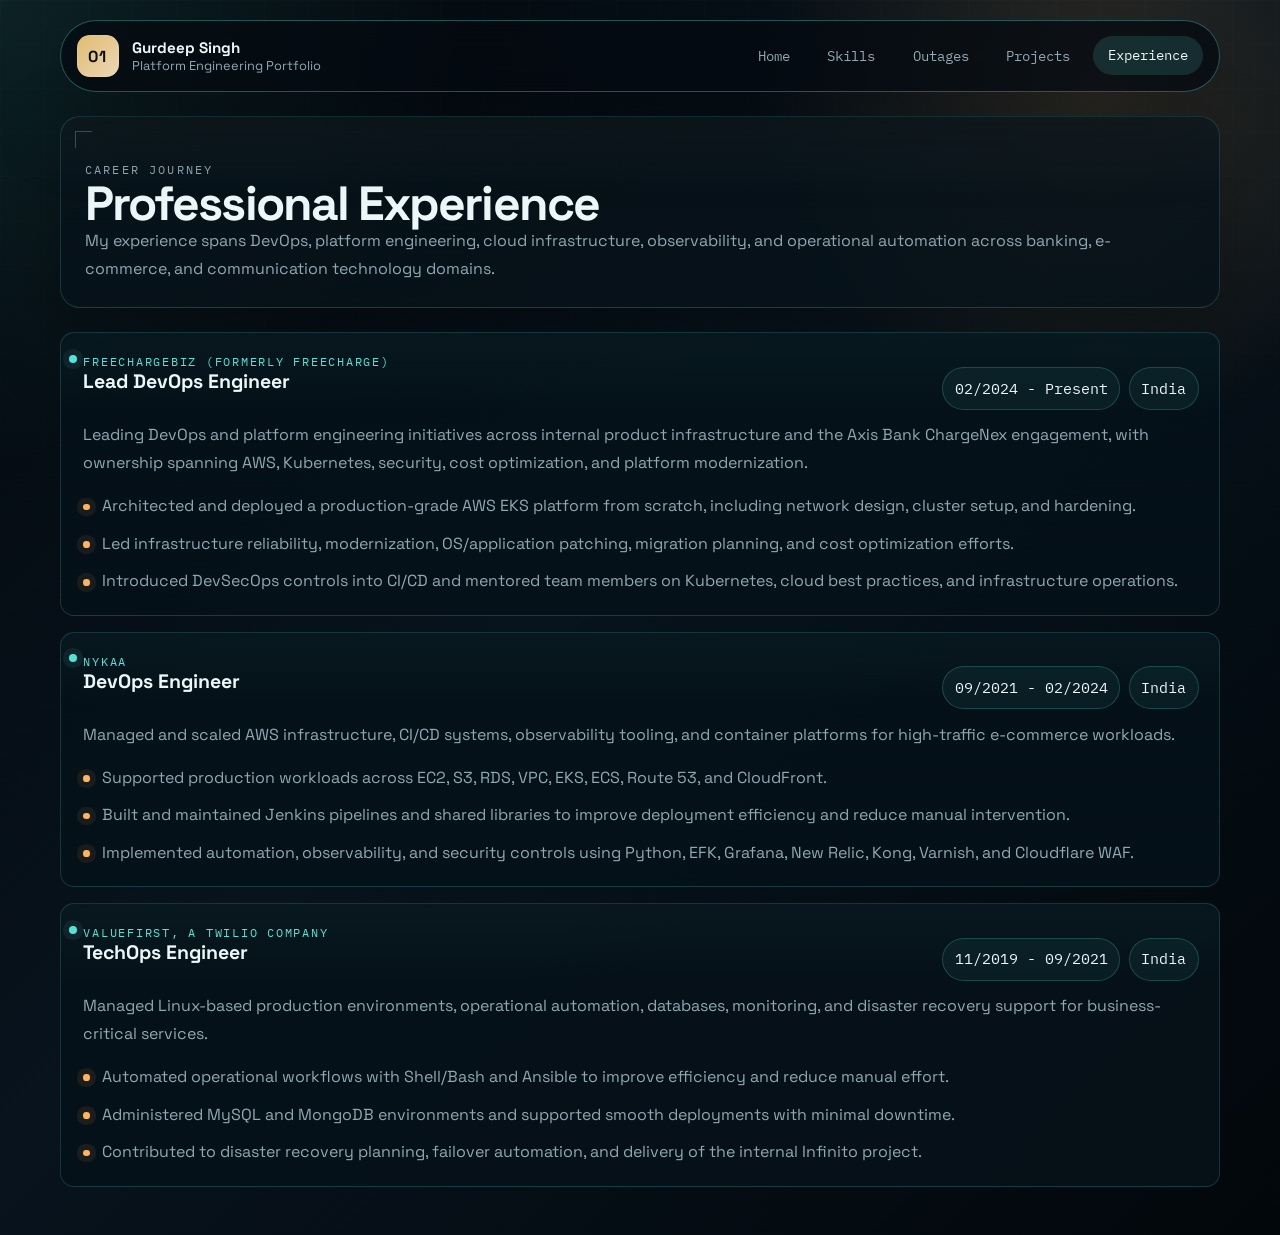
<file: experience/index.html>
<!DOCTYPE html>
<html lang="en">
  <head>
    <meta charset="UTF-8" />
    <meta name="viewport" content="width=device-width, initial-scale=1.0" />
    <title>Experience | DevOps Portfolio</title>
    <meta
      name="description"
      content="Work experience for a DevOps and Platform Engineer."
    />
    <link rel="stylesheet" href="/assets/css/site.css" />
    <script src="/assets/js/site.js" defer></script>
  </head>
  <body data-page="experience">
    <div class="site-shell">
      <header class="site-header">
        <a class="brand" href="/">
          <span class="brand-mark">01</span>
          <div>
            <p class="brand-label js-site-name">Your Name</p>
            <p class="brand-subtitle">Platform Engineering Portfolio</p>
          </div>
        </a>
        <nav class="site-nav" aria-label="Primary">
          <a class="nav-link" data-nav="home" href="/">Home</a>
          <a class="nav-link" data-nav="skills" href="/skills/">Skills</a>
          <a class="nav-link" data-nav="outages" href="/outages/">Outages</a>
          <a class="nav-link" data-nav="projects" href="/projects/">Projects</a>
          <a class="nav-link" data-nav="experience" href="/experience/">Experience</a>
        </nav>
      </header>

      <main class="page">
        <section class="page-intro panel">
          <p class="eyebrow">Career Journey</p>
          <h1>Professional Experience</h1>
          <p id="experience-intro">
            Add your experience summary in the portfolio content file.
          </p>
        </section>

        <section class="timeline" id="experience-list" aria-live="polite"></section>
      </main>

      <footer class="site-footer"></footer>
    </div>
  </body>
</html>
</file>
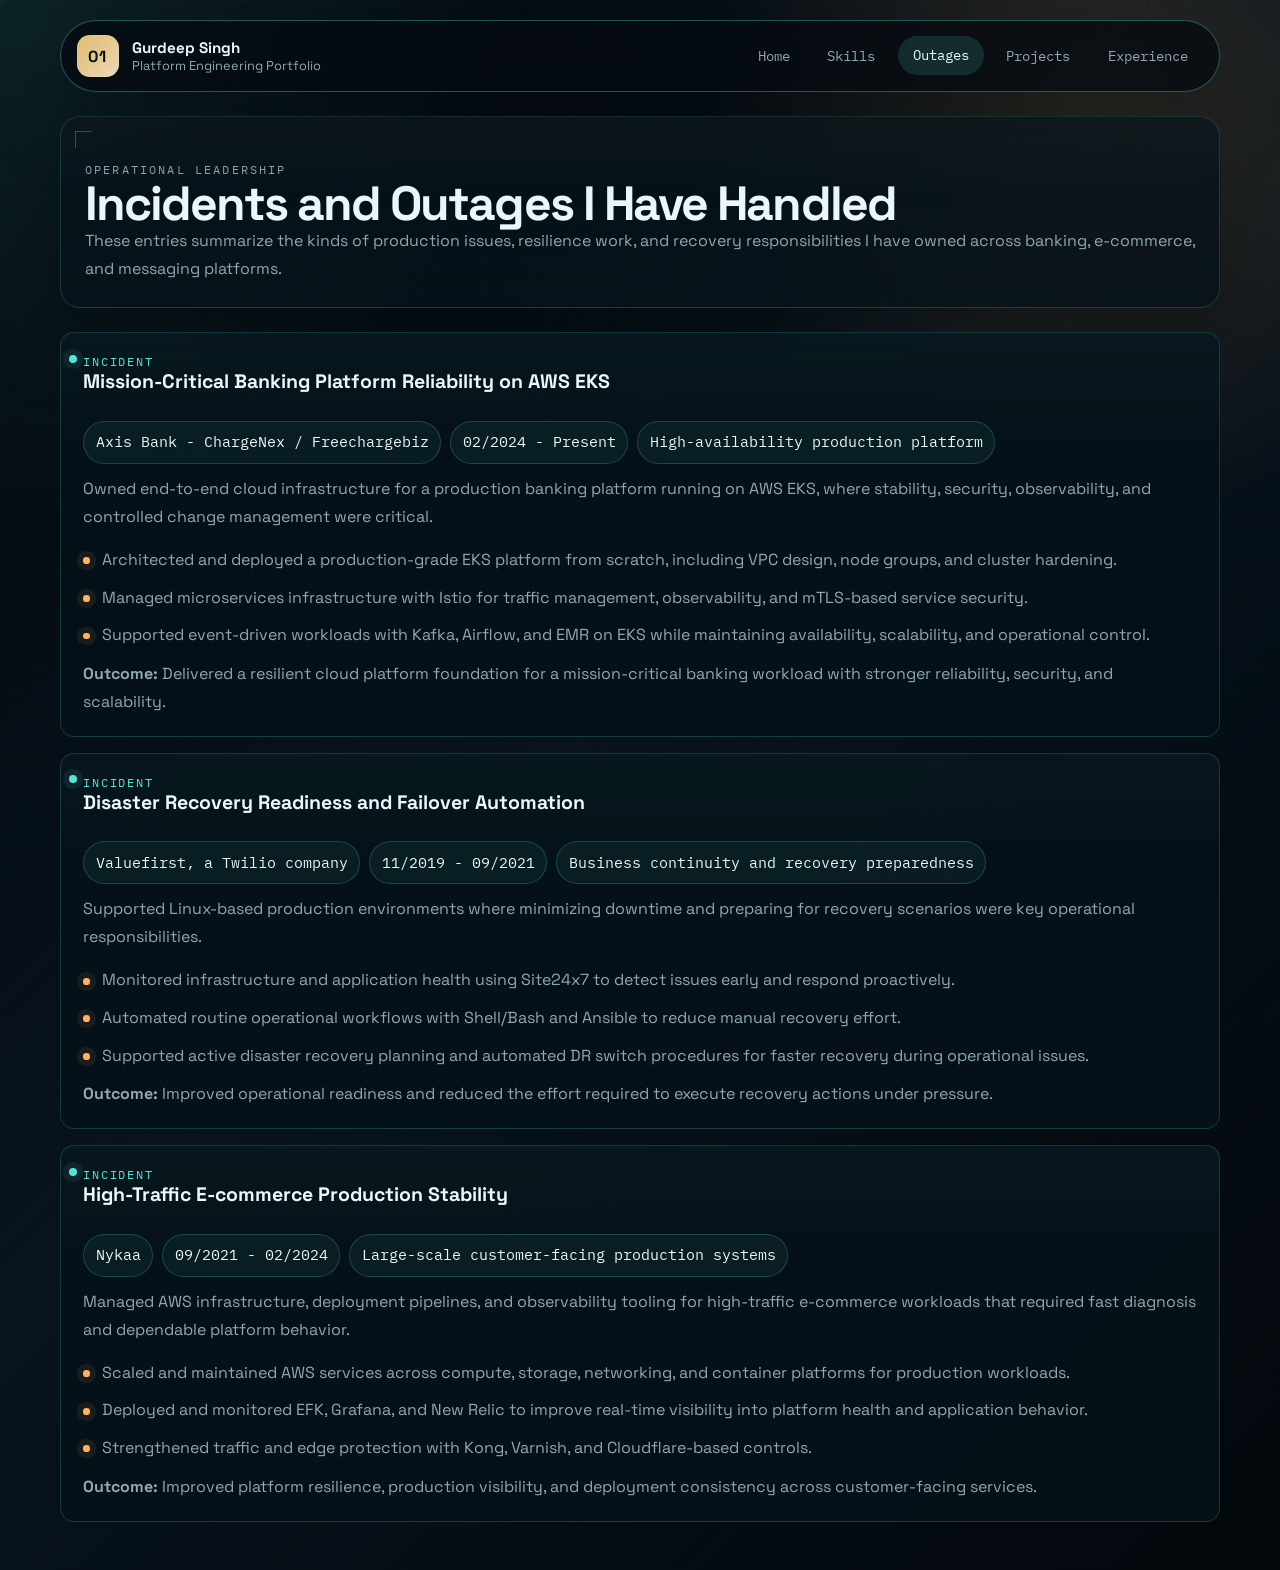
<file: outages/index.html>
<!DOCTYPE html>
<html lang="en">
  <head>
    <meta charset="UTF-8" />
    <meta name="viewport" content="width=device-width, initial-scale=1.0" />
    <title>Incidents and Outages | DevOps Portfolio</title>
    <meta
      name="description"
      content="Incident response and outage handling experience for a DevOps and Platform Engineer."
    />
    <link rel="stylesheet" href="/assets/css/site.css" />
    <script src="/assets/js/site.js" defer></script>
  </head>
  <body data-page="outages">
    <div class="site-shell">
      <header class="site-header">
        <a class="brand" href="/">
          <span class="brand-mark">01</span>
          <div>
            <p class="brand-label js-site-name">Your Name</p>
            <p class="brand-subtitle">Platform Engineering Portfolio</p>
          </div>
        </a>
        <nav class="site-nav" aria-label="Primary">
          <a class="nav-link" data-nav="home" href="/">Home</a>
          <a class="nav-link" data-nav="skills" href="/skills/">Skills</a>
          <a class="nav-link" data-nav="outages" href="/outages/">Outages</a>
          <a class="nav-link" data-nav="projects" href="/projects/">Projects</a>
          <a class="nav-link" data-nav="experience" href="/experience/">Experience</a>
        </nav>
      </header>

      <main class="page">
        <section class="page-intro panel">
          <p class="eyebrow">Operational Leadership</p>
          <h1>Incidents and Outages I Have Handled</h1>
          <p id="outages-intro">
            Add your outage and issue handling summary in the portfolio content file.
          </p>
        </section>

        <section class="timeline" id="outages-list" aria-live="polite"></section>
      </main>

      <footer class="site-footer"></footer>
    </div>
  </body>
</html>
</file>
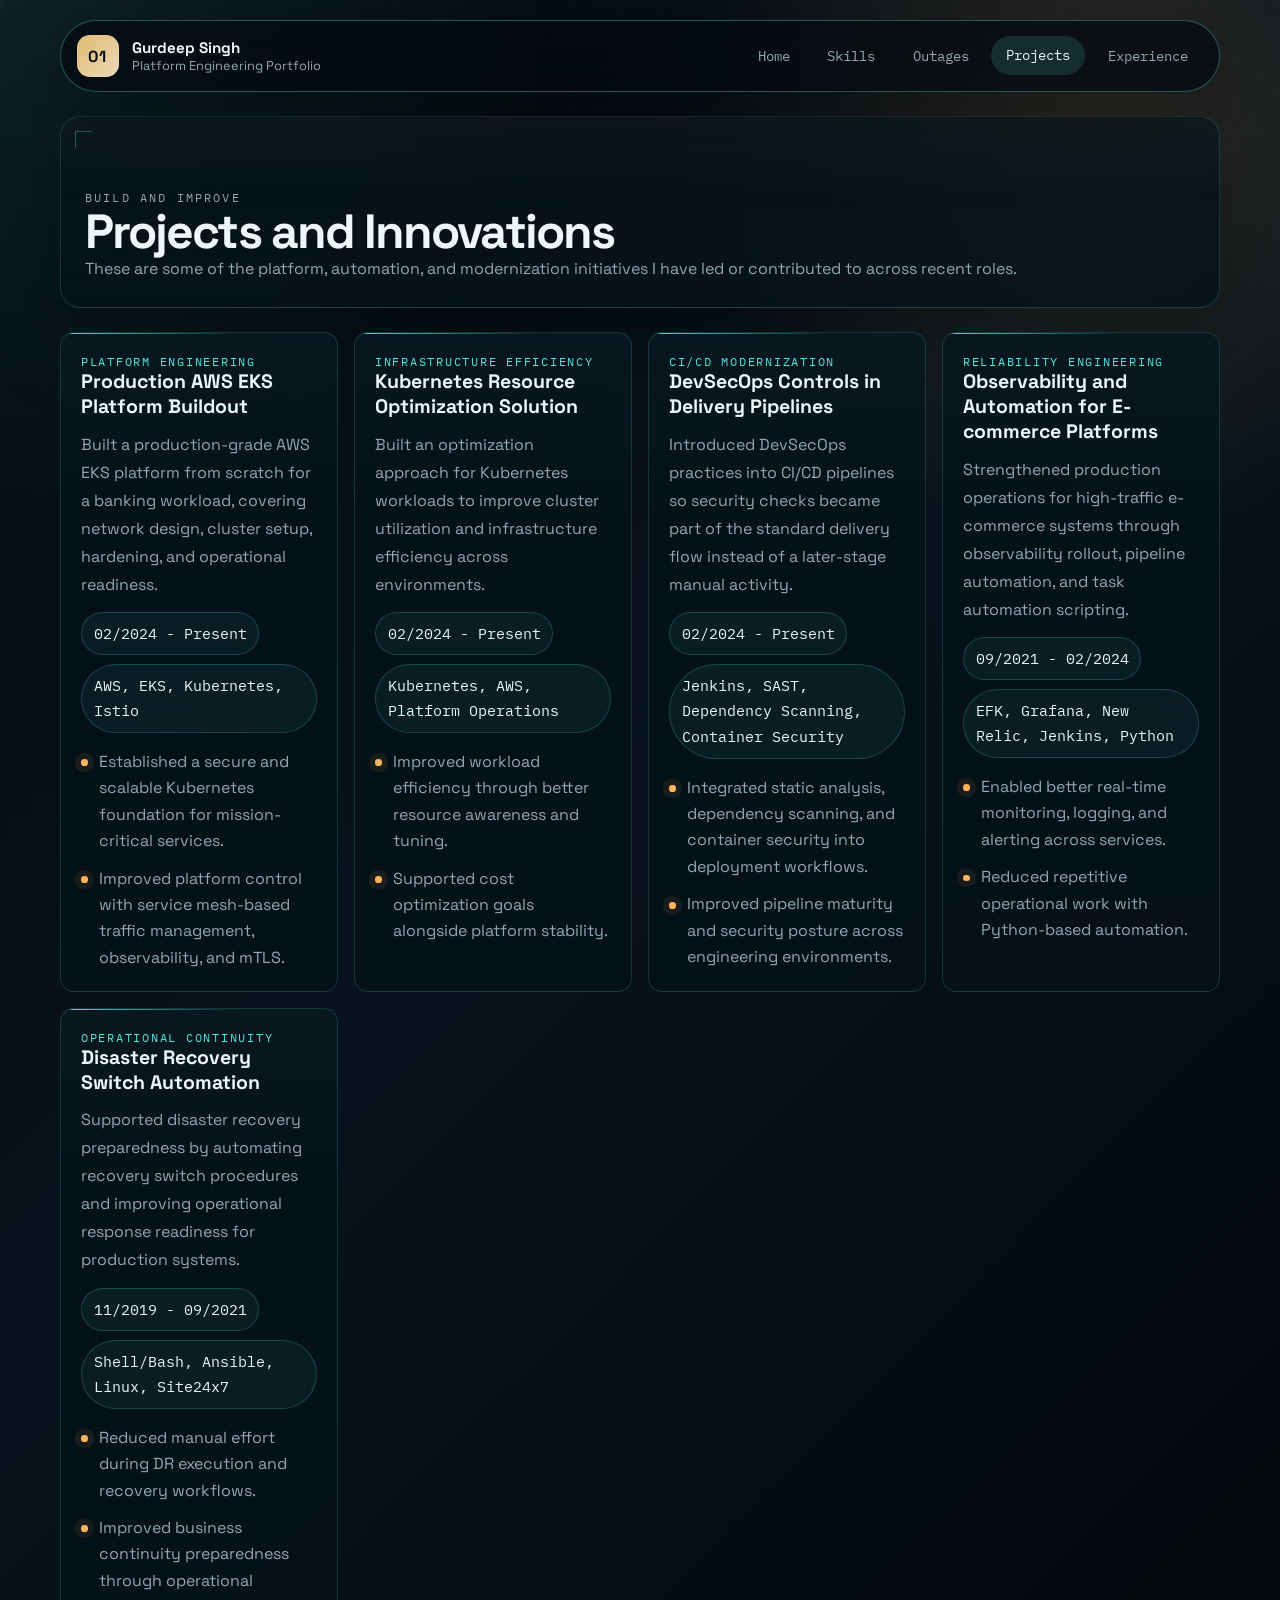
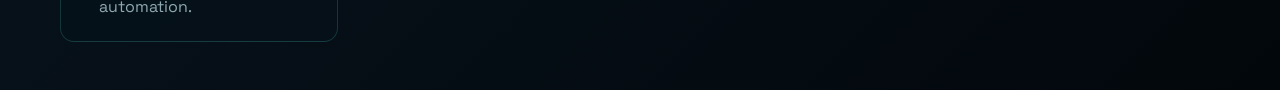
<file: projects/index.html>
<!DOCTYPE html>
<html lang="en">
  <head>
    <meta charset="UTF-8" />
    <meta name="viewport" content="width=device-width, initial-scale=1.0" />
    <title>Projects and Innovations | DevOps Portfolio</title>
    <meta
      name="description"
      content="Projects and platform innovations for a DevOps and Platform Engineer."
    />
    <link rel="stylesheet" href="/assets/css/site.css" />
    <script src="/assets/js/site.js" defer></script>
  </head>
  <body data-page="projects">
    <div class="site-shell">
      <header class="site-header">
        <a class="brand" href="/">
          <span class="brand-mark">01</span>
          <div>
            <p class="brand-label js-site-name">Your Name</p>
            <p class="brand-subtitle">Platform Engineering Portfolio</p>
          </div>
        </a>
        <nav class="site-nav" aria-label="Primary">
          <a class="nav-link" data-nav="home" href="/">Home</a>
          <a class="nav-link" data-nav="skills" href="/skills/">Skills</a>
          <a class="nav-link" data-nav="outages" href="/outages/">Outages</a>
          <a class="nav-link" data-nav="projects" href="/projects/">Projects</a>
          <a class="nav-link" data-nav="experience" href="/experience/">Experience</a>
        </nav>
      </header>

      <main class="page">
        <section class="page-intro panel">
          <p class="eyebrow">Build and Improve</p>
          <h1>Projects and Innovations</h1>
          <p id="projects-intro">
            Add your projects and platform innovations summary in the portfolio content file.
          </p>
        </section>

        <section class="cards-grid" id="projects-grid" aria-live="polite"></section>
      </main>

      <footer class="site-footer"></footer>
    </div>
  </body>
</html>
</file>
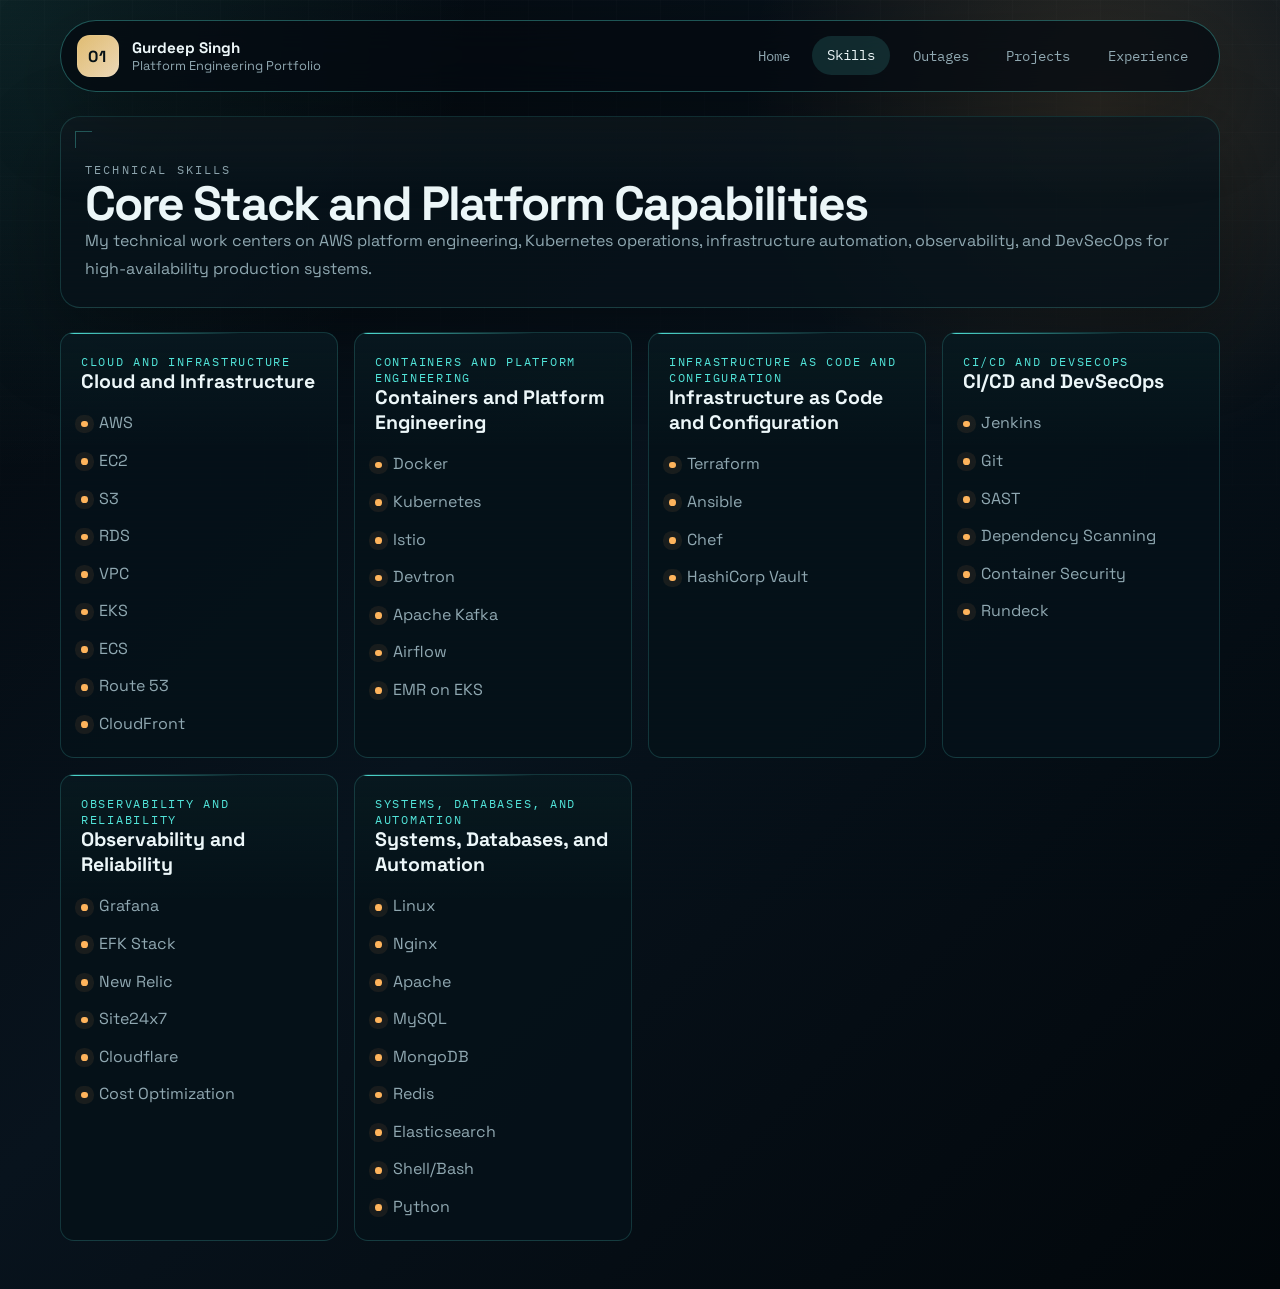
<file: skills/index.html>
<!DOCTYPE html>
<html lang="en">
  <head>
    <meta charset="UTF-8" />
    <meta name="viewport" content="width=device-width, initial-scale=1.0" />
    <title>Technical Skills | DevOps Portfolio</title>
    <meta
      name="description"
      content="Technical skills for a DevOps and Platform Engineer."
    />
    <link rel="stylesheet" href="/assets/css/site.css" />
    <script src="/assets/js/site.js" defer></script>
  </head>
  <body data-page="skills">
    <div class="site-shell">
      <header class="site-header">
        <a class="brand" href="/">
          <span class="brand-mark">01</span>
          <div>
            <p class="brand-label js-site-name">Your Name</p>
            <p class="brand-subtitle">Platform Engineering Portfolio</p>
          </div>
        </a>
        <nav class="site-nav" aria-label="Primary">
          <a class="nav-link" data-nav="home" href="/">Home</a>
          <a class="nav-link" data-nav="skills" href="/skills/">Skills</a>
          <a class="nav-link" data-nav="outages" href="/outages/">Outages</a>
          <a class="nav-link" data-nav="projects" href="/projects/">Projects</a>
          <a class="nav-link" data-nav="experience" href="/experience/">Experience</a>
        </nav>
      </header>

      <main class="page">
        <section class="page-intro panel">
          <p class="eyebrow">Technical Skills</p>
          <h1>Core Stack and Platform Capabilities</h1>
          <p id="skills-intro">
            Add your skills summary in the portfolio content file.
          </p>
        </section>

        <section class="cards-grid" id="skills-grid" aria-live="polite"></section>
      </main>

      <footer class="site-footer"></footer>
    </div>
  </body>
</html>
</file>
<file: assets/css/site.css>
@import url("https://fonts.googleapis.com/css2?family=IBM+Plex+Mono:wght@400;500;600&family=Space+Grotesk:wght@400;500;700&display=swap");

:root {
  --bg: #060c11;
  --bg-soft: rgba(10, 18, 26, 0.9);
  --panel: rgba(8, 18, 26, 0.84);
  --panel-strong: rgba(8, 20, 30, 0.96);
  --border: rgba(82, 228, 217, 0.18);
  --border-strong: rgba(82, 228, 217, 0.34);
  --text: #edf7f9;
  --muted: #90a8b1;
  --accent: #ffb45c;
  --accent-soft: rgba(255, 180, 92, 0.12);
  --accent-cool: #52e4d9;
  --shadow: 0 28px 80px rgba(0, 0, 0, 0.34);
  --radius-lg: 20px;
  --radius-md: 14px;
  --radius-sm: 10px;
  --container: min(1160px, calc(100vw - 2rem));
}

* {
  box-sizing: border-box;
}

html {
  scroll-behavior: smooth;
}

body {
  margin: 0;
  min-height: 100vh;
  font-family: "Space Grotesk", "Avenir Next", "Segoe UI", sans-serif;
  color: var(--text);
  background:
    radial-gradient(circle at top left, rgba(82, 228, 217, 0.12), transparent 26%),
    radial-gradient(circle at 86% 8%, rgba(255, 180, 92, 0.16), transparent 22%),
    linear-gradient(135deg, #04080d 0%, #08131d 46%, #02070b 100%);
}

body::before {
  content: "";
  position: fixed;
  inset: 0;
  background-image:
    linear-gradient(rgba(255, 255, 255, 0.03) 1px, transparent 1px),
    linear-gradient(90deg, rgba(255, 255, 255, 0.03) 1px, transparent 1px);
  background-size: 44px 44px;
  animation: gridDrift 22s linear infinite;
  mask-image: linear-gradient(to bottom, rgba(0, 0, 0, 0.45), transparent 92%);
  pointer-events: none;
}

body::after {
  content: "";
  position: fixed;
  inset: 0;
  background: linear-gradient(
    to bottom,
    transparent 0,
    rgba(82, 228, 217, 0.02) 48%,
    transparent 100%
  );
  background-size: 100% 6px;
  opacity: 0.28;
  animation: scanlineSweep 14s linear infinite;
  pointer-events: none;
}

a {
  color: inherit;
  text-decoration: none;
}

img {
  max-width: 100%;
}

code {
  font-family: "IBM Plex Mono", "SFMono-Regular", "Consolas", monospace;
  color: var(--accent-cool);
}

.site-shell {
  width: var(--container);
  margin: 0 auto;
  padding: 1.25rem 0 3rem;
  transition:
    opacity 640ms ease,
    transform 640ms ease,
    filter 640ms ease;
}

body[data-intro="active"] .site-shell {
  opacity: 0;
  transform: translateY(24px) scale(0.985);
  filter: blur(10px);
  pointer-events: none;
}

body[data-intro="done"] .site-shell {
  opacity: 1;
  transform: translateY(0) scale(1);
  filter: blur(0);
}

.welcome-screen {
  position: fixed;
  inset: 0;
  z-index: 30;
  display: grid;
  place-items: center;
  padding: 1.25rem;
  background:
    radial-gradient(circle at 50% 35%, rgba(82, 228, 217, 0.12), transparent 24%),
    linear-gradient(135deg, rgba(4, 8, 13, 0.98), rgba(5, 13, 20, 0.98));
  transition:
    opacity 720ms ease,
    visibility 720ms ease;
}

.welcome-screen::before,
.welcome-screen::after {
  content: "";
  position: absolute;
  inset: 0;
  pointer-events: none;
}

.welcome-screen::before {
  background-image:
    linear-gradient(rgba(255, 255, 255, 0.04) 1px, transparent 1px),
    linear-gradient(90deg, rgba(255, 255, 255, 0.04) 1px, transparent 1px);
  background-size: 40px 40px;
  animation: gridDrift 14s linear infinite;
  opacity: 0.34;
}

.welcome-screen::after {
  background: linear-gradient(
    180deg,
    transparent,
    rgba(82, 228, 217, 0.12),
    transparent
  );
  animation: consoleSweep 4.6s linear infinite;
  opacity: 0.6;
}

body[data-intro="done"] .welcome-screen,
body[data-intro="complete"] .welcome-screen {
  opacity: 0;
  visibility: hidden;
}

.welcome-shell {
  position: relative;
  z-index: 1;
  width: min(700px, 100%);
  padding: 2rem 1.5rem;
  border: 1px solid rgba(82, 228, 217, 0.2);
  border-radius: var(--radius-lg);
  background:
    linear-gradient(180deg, rgba(82, 228, 217, 0.05), transparent 34%),
    rgba(5, 14, 20, 0.88);
  box-shadow: 0 28px 80px rgba(0, 0, 0, 0.38);
  text-align: center;
}

.welcome-eyebrow {
  margin: 0 0 0.9rem;
  color: var(--accent-cool);
  text-transform: uppercase;
  letter-spacing: 0.22em;
  font-size: 0.8rem;
  font-family: "IBM Plex Mono", "SFMono-Regular", monospace;
}

.welcome-title {
  margin: 0;
  font-size: clamp(2.3rem, 6vw, 4.4rem);
  line-height: 0.98;
  letter-spacing: -0.05em;
}

.welcome-subtitle {
  max-width: 52ch;
  margin: 1rem auto 0;
  color: var(--muted);
  line-height: 1.8;
}

.welcome-progress {
  position: relative;
  overflow: hidden;
  width: min(320px, 100%);
  height: 0.7rem;
  margin: 1.75rem auto 0;
  border-radius: 999px;
  border: 1px solid rgba(82, 228, 217, 0.2);
  background: rgba(82, 228, 217, 0.06);
}

.welcome-progress-bar {
  position: relative;
  overflow: hidden;
  display: block;
  width: 100%;
  height: 100%;
  border-radius: inherit;
  background: linear-gradient(90deg, var(--accent-cool), var(--accent));
  transform-origin: left center;
  animation: introBarFill 2s cubic-bezier(0.22, 1, 0.36, 1) forwards;
}

.welcome-progress-bar::after {
  content: "";
  position: absolute;
  inset: 0 auto 0 0;
  width: 22%;
  background: linear-gradient(90deg, transparent, rgba(255, 255, 255, 0.48), transparent);
  animation: telemetrySweep 2.1s linear infinite;
}

.site-header,
.site-footer {
  display: flex;
  align-items: center;
  justify-content: space-between;
  gap: 1rem;
}

.site-header {
  position: sticky;
  top: 1rem;
  z-index: 10;
  padding: 0.9rem 1rem;
  margin-bottom: 1.5rem;
  border: 1px solid var(--border-strong);
  border-radius: 999px;
  background: rgba(4, 10, 16, 0.76);
  backdrop-filter: blur(18px);
  box-shadow: var(--shadow);
}

.brand {
  display: inline-flex;
  align-items: center;
  gap: 0.85rem;
}

.brand-mark {
  display: grid;
  place-items: center;
  width: 2.6rem;
  height: 2.6rem;
  border-radius: 0.8rem;
  background:
    linear-gradient(135deg, rgba(82, 228, 217, 0.18), rgba(82, 228, 217, 0.05)),
    linear-gradient(135deg, var(--accent) 0%, #f4d8b8 100%);
  color: #051015;
  font-weight: 700;
  letter-spacing: 0.08em;
  box-shadow: inset 0 0 0 1px rgba(255, 255, 255, 0.08);
  animation: brandPulse 4.8s ease-in-out infinite;
}

.brand-label,
.brand-subtitle {
  margin: 0;
}

.brand-label {
  font-size: 0.95rem;
  font-weight: 700;
}

.brand-subtitle {
  color: var(--muted);
  font-size: 0.8rem;
}

.site-nav {
  display: flex;
  flex-wrap: wrap;
  justify-content: flex-end;
  gap: 0.45rem;
}

.nav-link {
  padding: 0.65rem 0.95rem;
  border-radius: 999px;
  font-family: "IBM Plex Mono", "SFMono-Regular", monospace;
  font-size: 0.88rem;
  color: var(--muted);
  transition:
    color 180ms ease,
    background-color 180ms ease,
    transform 180ms ease;
}

.nav-link:hover,
.nav-link:focus-visible,
.nav-link[aria-current="page"] {
  color: var(--text);
  background: rgba(82, 228, 217, 0.14);
  transform: translateY(-1px);
  outline: none;
}

.page {
  display: grid;
  gap: 1.5rem;
}

.panel {
  position: relative;
  overflow: hidden;
  padding: 1.5rem;
  border: 1px solid var(--border);
  border-radius: var(--radius-lg);
  background:
    linear-gradient(180deg, rgba(255, 255, 255, 0.03), transparent 42%),
    var(--panel);
  box-shadow: var(--shadow);
}

.panel::before {
  content: "";
  position: absolute;
  top: 0.85rem;
  left: 0.85rem;
  width: 1rem;
  height: 1rem;
  border-top: 1px solid rgba(82, 228, 217, 0.34);
  border-left: 1px solid rgba(82, 228, 217, 0.34);
  pointer-events: none;
}

.panel::after {
  content: "";
  position: absolute;
  inset: auto -25% -55% auto;
  width: 15rem;
  height: 15rem;
  background: radial-gradient(circle, rgba(82, 228, 217, 0.14), transparent 70%);
  animation: ambientPulse 7s ease-in-out infinite alternate;
  pointer-events: none;
}

.hero {
  position: relative;
  isolation: isolate;
  display: grid;
  grid-template-columns: minmax(0, 1.8fr) minmax(280px, 0.95fr);
  gap: 1.5rem;
  align-items: stretch;
  min-height: 25rem;
}

.hero-webgl {
  position: absolute;
  inset: 0;
  z-index: 0;
  overflow: hidden;
  pointer-events: none;
  opacity: 0;
  background:
    radial-gradient(circle at 72% 42%, rgba(82, 228, 217, 0.14), transparent 26%),
    radial-gradient(circle at 84% 70%, rgba(255, 180, 92, 0.12), transparent 24%);
  transition: opacity 420ms ease;
  mask-image: linear-gradient(90deg, transparent 0, rgba(0, 0, 0, 0.2) 24%, #000 48%, #000 100%);
  -webkit-mask-image: linear-gradient(90deg, transparent 0, rgba(0, 0, 0, 0.2) 24%, #000 48%, #000 100%);
}

.hero-webgl canvas {
  display: block;
  width: 100%;
  height: 100%;
  opacity: 0.95;
  mix-blend-mode: screen;
}

body.has-hero-webgl .hero-webgl {
  opacity: 1;
}

.has-hero-webgl .hero-topology {
  opacity: 0.32;
}

.hero-copy,
.hero-panel {
  position: relative;
  z-index: 2;
}

.hero-topology {
  position: absolute;
  inset: 0;
  z-index: 0;
  overflow: hidden;
  pointer-events: none;
  opacity: 0.9;
}

.topology-ring,
.topology-trace,
.topology-node {
  position: absolute;
}

.topology-ring {
  border: 1px solid rgba(82, 228, 217, 0.16);
  border-radius: 50%;
}

.topology-ring-a {
  top: 1.8rem;
  right: 16rem;
  width: 18rem;
  height: 18rem;
  animation: ringRotate 18s linear infinite;
}

.topology-ring-b {
  right: 2.8rem;
  bottom: 2.1rem;
  width: 12rem;
  height: 12rem;
  border-style: dashed;
  animation: ringRotateReverse 14s linear infinite;
}

.topology-trace {
  height: 1px;
  background: linear-gradient(90deg, transparent, rgba(82, 228, 217, 0.45), transparent);
  transform-origin: left center;
  overflow: visible;
}

.topology-trace::after {
  content: "";
  position: absolute;
  top: -4px;
  left: 0;
  width: 0.58rem;
  height: 0.58rem;
  border-radius: 50%;
  background: var(--accent-cool);
  box-shadow: 0 0 14px rgba(82, 228, 217, 0.55);
  animation: packetTravel 3.6s linear infinite;
}

.trace-a {
  top: 24%;
  left: 44%;
  width: 24rem;
  transform: rotate(10deg);
}

.trace-a::after {
  animation-delay: 0.3s;
}

.trace-b {
  top: 53%;
  left: 47%;
  width: 16rem;
  transform: rotate(-28deg);
}

.trace-b::after {
  animation-delay: 1.1s;
}

.trace-c {
  top: 67%;
  left: 33%;
  width: 25rem;
  transform: rotate(5deg);
}

.trace-c::after {
  animation-delay: 1.9s;
}

.trace-d {
  top: 37%;
  left: 58%;
  width: 13rem;
  transform: rotate(66deg);
}

.trace-d::after {
  animation-delay: 2.4s;
}

.topology-node {
  width: 0.8rem;
  height: 0.8rem;
  border-radius: 50%;
  background: #06131b;
  border: 1px solid rgba(82, 228, 217, 0.5);
  box-shadow:
    0 0 0 0 rgba(82, 228, 217, 0.28),
    0 0 18px rgba(82, 228, 217, 0.24);
  animation: nodePulse 3.4s ease-in-out infinite;
}

.topology-node::after {
  content: "";
  position: absolute;
  inset: 0.14rem;
  border-radius: 50%;
  background: var(--accent-cool);
}

.node-a {
  top: calc(24% - 0.35rem);
  left: calc(44% - 0.3rem);
}

.node-b {
  top: calc(28% - 0.4rem);
  right: 12rem;
  animation-delay: 0.6s;
}

.node-c {
  top: calc(54% - 0.35rem);
  right: 11rem;
  animation-delay: 1.2s;
}

.node-d {
  bottom: 5.7rem;
  left: 34%;
  animation-delay: 1.8s;
}

.node-e {
  bottom: 4rem;
  right: 5rem;
  animation-delay: 2.2s;
}

.eyebrow {
  margin: 0 0 0.75rem;
  text-transform: uppercase;
  letter-spacing: 0.18em;
  font-size: 0.75rem;
  font-family: "IBM Plex Mono", "SFMono-Regular", monospace;
  color: var(--accent-cool);
}

.hero-title,
.page-intro h1,
.section-heading h2 {
  margin: 0;
  font-family: "Space Grotesk", "Avenir Next", sans-serif;
  font-weight: 700;
  line-height: 0.98;
  letter-spacing: -0.04em;
}

.hero-title {
  font-size: clamp(2.7rem, 7vw, 5.3rem);
  max-width: 12ch;
  text-shadow: 0 0 0 rgba(82, 228, 217, 0);
  animation: titleFlux 5.4s ease-in-out infinite;
}

.hero-role {
  margin: 0.75rem 0 1rem;
  color: var(--accent);
  font-size: clamp(1.15rem, 2.6vw, 1.6rem);
  font-family: "IBM Plex Mono", "SFMono-Regular", monospace;
}

.hero-summary,
.page-intro p,
.stacked-copy p,
.timeline-meta,
.body-copy,
.card-copy,
.site-footer p {
  margin: 0;
  color: var(--muted);
  line-height: 1.75;
}

.hero-summary {
  max-width: 62ch;
  font-size: 1.02rem;
}

.hero-copy {
  padding-right: min(10vw, 3rem);
}

.hero-copy > * {
  opacity: 0;
  animation: bootReveal 760ms cubic-bezier(0.22, 1, 0.36, 1) forwards;
}

.hero-copy > :nth-child(1) {
  animation-delay: 60ms;
}

.hero-copy > :nth-child(2) {
  animation-delay: 140ms;
}

.hero-copy > :nth-child(3) {
  animation-delay: 220ms;
}

.hero-copy > :nth-child(4) {
  animation-delay: 300ms;
}

.hero-copy > :nth-child(5) {
  animation-delay: 380ms;
}

.hero-copy > :nth-child(6) {
  animation-delay: 460ms;
}

.hero-tags {
  margin-top: 1.2rem;
}

.hero-actions {
  display: flex;
  flex-wrap: wrap;
  gap: 0.85rem;
  margin-top: 1.5rem;
}

.button {
  display: inline-flex;
  align-items: center;
  justify-content: center;
  padding: 0.9rem 1.2rem;
  border-radius: 999px;
  border: 1px solid transparent;
  font-weight: 600;
  transition:
    transform 180ms ease,
    box-shadow 180ms ease,
    border-color 180ms ease,
    background-color 180ms ease;
}

.button:hover,
.button:focus-visible {
  transform: translateY(-2px);
  outline: none;
}

.button-primary {
  background: linear-gradient(135deg, var(--accent) 0%, #ffd6a1 100%);
  color: #071114;
  box-shadow: 0 14px 30px rgba(255, 180, 92, 0.2);
  animation: buttonGlow 3.8s ease-in-out infinite;
}

.button-secondary {
  border-color: rgba(82, 228, 217, 0.28);
  background: rgba(82, 228, 217, 0.08);
}

.hero-panel {
  display: flex;
  flex-direction: column;
  justify-content: center;
  gap: 1rem;
  padding: 1.2rem;
  border-radius: var(--radius-md);
  background:
    linear-gradient(180deg, rgba(82, 228, 217, 0.04), transparent 30%),
    var(--panel-strong);
  border: 1px solid rgba(82, 228, 217, 0.2);
  opacity: 0;
  animation: bootReveal 820ms cubic-bezier(0.22, 1, 0.36, 1) 360ms forwards;
}

.panel-title,
.stat-label,
.timeline-label,
.chip-label {
  margin: 0;
  font-size: 0.78rem;
  text-transform: uppercase;
  letter-spacing: 0.14em;
  font-family: "IBM Plex Mono", "SFMono-Regular", monospace;
  color: var(--accent-cool);
}

.hero-panel-section {
  display: grid;
  gap: 0.85rem;
  padding: 1rem;
  border: 1px solid rgba(82, 228, 217, 0.12);
  border-radius: var(--radius-md);
  background: rgba(4, 11, 18, 0.46);
  backdrop-filter: blur(14px);
}

.contact-list,
.bullets,
.tags {
  display: flex;
  flex-wrap: wrap;
  gap: 0.75rem;
  margin: 0;
  padding: 0;
  list-style: none;
}

.contact-item,
.tag,
.meta-pill {
  border: 1px solid rgba(82, 228, 217, 0.22);
  border-radius: 999px;
  background: rgba(82, 228, 217, 0.06);
  color: var(--text);
  padding: 0.65rem 0.9rem;
  transition:
    transform 180ms ease,
    border-color 180ms ease,
    background-color 180ms ease,
    box-shadow 180ms ease;
}

.contact-item {
  width: fit-content;
}

.contact-item:hover,
.tag:hover,
.meta-pill:hover {
  transform: translateY(-2px);
  border-color: rgba(82, 228, 217, 0.4);
  background: rgba(82, 228, 217, 0.11);
  box-shadow: 0 10px 20px rgba(0, 0, 0, 0.18);
}

.section-heading {
  margin-bottom: 1rem;
}

.section-heading h2,
.page-intro h1 {
  font-size: clamp(2rem, 4vw, 3rem);
}

.stacked-copy {
  display: grid;
  gap: 1rem;
}

.about-panel {
  opacity: 0;
  animation: bootReveal 780ms cubic-bezier(0.22, 1, 0.36, 1) 220ms forwards;
}

.preview-grid,
.cards-grid {
  display: grid;
  gap: 1rem;
}

.preview-grid {
  grid-template-columns: repeat(2, minmax(0, 1fr));
}

.cards-grid {
  grid-template-columns: repeat(auto-fit, minmax(240px, 1fr));
}

.preview-card,
.content-card,
.timeline-card {
  position: relative;
  overflow: hidden;
  padding: 1.25rem;
  border: 1px solid var(--border);
  border-radius: var(--radius-md);
  background:
    linear-gradient(180deg, rgba(82, 228, 217, 0.035), transparent 28%),
    rgba(6, 17, 25, 0.94);
  transition:
    transform 220ms ease,
    border-color 220ms ease,
    box-shadow 220ms ease,
    background-color 220ms ease;
}

.preview-card h3,
.content-card h2,
.timeline-card h2,
.timeline-card h3 {
  margin: 0;
  font-size: 1.22rem;
}

.card-copy,
.body-copy {
  margin-top: 0.7rem;
}

.preview-card {
  display: flex;
  flex-direction: column;
  gap: 0.8rem;
  min-height: 100%;
}

.preview-top {
  display: flex;
  align-items: center;
  justify-content: space-between;
  gap: 0.8rem;
}

.preview-metric,
.preview-signal {
  margin: 0;
  font-family: "IBM Plex Mono", "SFMono-Regular", monospace;
}

.preview-metric {
  color: var(--accent);
  font-size: 0.84rem;
}

.preview-signal {
  color: var(--accent-cool);
  font-size: 0.88rem;
}

.preview-card:hover,
.content-card:hover,
.timeline-card:hover {
  transform: translateY(-4px);
  border-color: var(--border-strong);
  box-shadow: 0 20px 36px rgba(0, 0, 0, 0.22);
}

.preview-card::before,
.content-card::before,
.timeline-card::before {
  content: "";
  position: absolute;
  inset: 0 auto auto 0;
  width: 100%;
  height: 1px;
  background: linear-gradient(90deg, var(--accent-cool), transparent 65%);
}

.preview-card::after,
.content-card::after {
  content: "";
  position: absolute;
  inset: -20% auto auto -30%;
  width: 40%;
  height: 160%;
  background: linear-gradient(
    90deg,
    transparent,
    rgba(82, 228, 217, 0.08),
    transparent
  );
  transform: rotate(16deg);
  opacity: 0;
  transition: opacity 220ms ease;
  pointer-events: none;
}

.preview-card:hover::after,
.content-card:hover::after {
  opacity: 1;
  animation: borderSweep 1.1s ease forwards;
}

.card-link {
  display: inline-flex;
  width: fit-content;
  align-items: center;
  gap: 0.45rem;
  color: var(--accent);
  font-weight: 600;
}

.card-link::after {
  content: "->";
  font-size: 0.9rem;
}

.page-intro {
  min-height: 12rem;
  display: grid;
  align-content: end;
}

.about-panel {
  background:
    linear-gradient(90deg, rgba(82, 228, 217, 0.04), transparent 28%),
    linear-gradient(180deg, rgba(255, 255, 255, 0.03), transparent 42%),
    var(--panel);
}

.skill-list,
.detail-list {
  list-style: none;
  margin: 1rem 0 0;
  padding: 0;
  display: grid;
  gap: 0.7rem;
}

.skill-list li,
.detail-list li {
  position: relative;
  padding-left: 1.15rem;
  color: var(--muted);
  line-height: 1.65;
}

.skill-list li::before,
.detail-list li::before {
  content: "";
  position: absolute;
  top: 0.65rem;
  left: 0;
  width: 0.42rem;
  height: 0.42rem;
  border-radius: 50%;
  background: var(--accent);
  box-shadow: 0 0 0 6px rgba(247, 163, 92, 0.08);
}

.timeline {
  display: grid;
  gap: 1rem;
}

.timeline-card {
  padding-left: 1.4rem;
}

.timeline-card::before {
  content: "";
  position: absolute;
  top: 1.35rem;
  bottom: 1.35rem;
  left: 0.7rem;
  width: 2px;
  background: linear-gradient(180deg, var(--accent), rgba(121, 213, 209, 0.12));
}

.timeline-card::after {
  content: "";
  position: absolute;
  top: 1.35rem;
  left: 0.47rem;
  width: 0.5rem;
  height: 0.5rem;
  border-radius: 50%;
  background: var(--accent-cool);
  box-shadow: 0 0 0 6px rgba(121, 213, 209, 0.08);
}

.timeline-head {
  display: flex;
  flex-wrap: wrap;
  justify-content: space-between;
  gap: 0.8rem;
}

.timeline-meta {
  display: flex;
  flex-wrap: wrap;
  gap: 0.55rem;
  margin-top: 0.85rem;
}

.tags {
  margin-top: 1rem;
}

.hero-tags > *,
.contact-list > * {
  opacity: 0;
  animation: chipReveal 560ms cubic-bezier(0.22, 1, 0.36, 1) forwards;
}

.hero-tags > :nth-child(1),
.contact-list > :nth-child(1) {
  animation-delay: 420ms;
}

.hero-tags > :nth-child(2),
.contact-list > :nth-child(2) {
  animation-delay: 500ms;
}

.hero-tags > :nth-child(3),
.contact-list > :nth-child(3) {
  animation-delay: 580ms;
}

.hero-tags > :nth-child(4),
.contact-list > :nth-child(4) {
  animation-delay: 660ms;
}

.hero-tags > :nth-child(5),
.contact-list > :nth-child(5) {
  animation-delay: 740ms;
}

.hero-tags > :nth-child(6),
.contact-list > :nth-child(6) {
  animation-delay: 820ms;
}

.tag,
.meta-pill {
  padding: 0.48rem 0.72rem;
  font-size: 0.92rem;
  font-family: "IBM Plex Mono", "SFMono-Regular", monospace;
}

.muted-link {
  color: var(--accent-cool);
}

.empty-state {
  padding: 1.25rem;
  border: 1px dashed rgba(121, 213, 209, 0.28);
  border-radius: var(--radius-md);
  color: var(--muted);
  background: rgba(121, 213, 209, 0.05);
}

.site-footer {
  margin-top: 1.5rem;
  padding: 0 0.25rem;
}

.site-footer:empty {
  display: none;
}

.preview-grid > *,
.cards-grid > *,
.timeline > * {
  opacity: 0;
  animation: cardReveal 720ms cubic-bezier(0.22, 1, 0.36, 1) forwards;
}

.preview-grid > :nth-child(1),
.cards-grid > :nth-child(1),
.timeline > :nth-child(1) {
  animation-delay: 180ms;
}

.preview-grid > :nth-child(2),
.cards-grid > :nth-child(2),
.timeline > :nth-child(2) {
  animation-delay: 280ms;
}

.preview-grid > :nth-child(3),
.cards-grid > :nth-child(3),
.timeline > :nth-child(3) {
  animation-delay: 380ms;
}

.preview-grid > :nth-child(4),
.cards-grid > :nth-child(4),
.timeline > :nth-child(4) {
  animation-delay: 480ms;
}

.preview-grid > :nth-child(5),
.cards-grid > :nth-child(5),
.timeline > :nth-child(5) {
  animation-delay: 580ms;
}

.preview-grid > :nth-child(6),
.cards-grid > :nth-child(6),
.timeline > :nth-child(6) {
  animation-delay: 680ms;
}

@keyframes gridDrift {
  from {
    background-position: 0 0, 0 0;
  }

  to {
    background-position: 0 44px, 44px 0;
  }
}

@keyframes scanlineSweep {
  from {
    transform: translateY(-12%);
  }

  to {
    transform: translateY(12%);
  }
}

@keyframes ambientPulse {
  from {
    transform: scale(0.92);
    opacity: 0.45;
  }

  to {
    transform: scale(1.08);
    opacity: 0.95;
  }
}

@keyframes ringRotate {
  from {
    transform: rotate(0deg);
  }

  to {
    transform: rotate(360deg);
  }
}

@keyframes ringRotateReverse {
  from {
    transform: rotate(360deg);
  }

  to {
    transform: rotate(0deg);
  }
}

@keyframes brandPulse {
  0%,
  100% {
    box-shadow:
      inset 0 0 0 1px rgba(255, 255, 255, 0.08),
      0 0 0 rgba(82, 228, 217, 0);
  }

  50% {
    box-shadow:
      inset 0 0 0 1px rgba(255, 255, 255, 0.08),
      0 0 26px rgba(82, 228, 217, 0.18);
  }
}

@keyframes packetTravel {
  0% {
    left: 0;
    transform: scale(0.86);
    opacity: 0;
  }

  10% {
    opacity: 1;
  }

  100% {
    left: calc(100% - 0.58rem);
    transform: scale(1.08);
    opacity: 0;
  }
}

@keyframes nodePulse {
  0%,
  100% {
    box-shadow:
      0 0 0 0 rgba(82, 228, 217, 0.1),
      0 0 18px rgba(82, 228, 217, 0.16);
  }

  50% {
    box-shadow:
      0 0 0 0.35rem rgba(82, 228, 217, 0.04),
      0 0 26px rgba(82, 228, 217, 0.34);
  }
}

@keyframes titleFlux {
  0%,
  100% {
    text-shadow: 0 0 0 rgba(82, 228, 217, 0);
  }

  50% {
    text-shadow:
      0 0 18px rgba(82, 228, 217, 0.1),
      0 0 38px rgba(82, 228, 217, 0.05);
  }
}

@keyframes bootReveal {
  from {
    opacity: 0;
    transform: translateY(18px);
    filter: blur(8px);
  }

  to {
    opacity: 1;
    transform: translateY(0);
    filter: blur(0);
  }
}

@keyframes chipReveal {
  from {
    opacity: 0;
    transform: translateY(8px) scale(0.96);
  }

  to {
    opacity: 1;
    transform: translateY(0) scale(1);
  }
}

@keyframes consoleSweep {
  from {
    transform: translateY(-160%);
  }

  to {
    transform: translateY(380%);
  }
}

@keyframes cardReveal {
  from {
    opacity: 0;
    transform: translateY(18px);
  }

  to {
    opacity: 1;
    transform: translateY(0);
  }
}

@keyframes introBarFill {
  from {
    transform: scaleX(0.02);
  }

  to {
    transform: scaleX(1);
  }
}

@keyframes telemetrySweep {
  from {
    transform: translateX(-180%);
  }

  to {
    transform: translateX(520%);
  }
}

@keyframes borderSweep {
  from {
    transform: translateX(-35%) rotate(16deg);
  }

  to {
    transform: translateX(260%) rotate(16deg);
  }
}

@keyframes buttonGlow {
  0%,
  100% {
    box-shadow: 0 14px 30px rgba(255, 180, 92, 0.2);
  }

  50% {
    box-shadow:
      0 14px 30px rgba(255, 180, 92, 0.28),
      0 0 24px rgba(255, 180, 92, 0.18);
  }
}

@media (max-width: 900px) {
  .site-header,
  .hero {
    grid-template-columns: 1fr;
  }

  .hero-webgl {
    opacity: 0.68;
    mask-image: linear-gradient(180deg, #000 0, #000 68%, transparent 100%);
    -webkit-mask-image: linear-gradient(180deg, #000 0, #000 68%, transparent 100%);
  }

  .hero-topology {
    opacity: 0.58;
  }

  .topology-ring-a {
    right: 6rem;
    width: 14rem;
    height: 14rem;
  }

  .topology-ring-b {
    right: 1rem;
    bottom: 6.2rem;
  }

  .trace-a,
  .trace-c {
    width: 18rem;
  }

  .trace-b,
  .trace-d {
    width: 12rem;
  }

  .site-header,
  .site-footer {
    flex-direction: column;
    align-items: stretch;
  }

  .site-nav {
    justify-content: flex-start;
  }

  .preview-grid {
    grid-template-columns: 1fr;
  }
}

@media (max-width: 640px) {
  .site-shell {
    width: min(100vw - 1rem, 100%);
    padding-top: 0.6rem;
  }

  .site-header {
    position: static;
    border-radius: 28px;
  }

  .panel,
  .hero-panel,
  .preview-card,
  .content-card,
  .timeline-card {
    padding: 1.15rem;
  }

  .hero-title {
    font-size: clamp(2.4rem, 12vw, 3.6rem);
  }

  .hero-copy {
    padding-right: 0;
  }

  .hero-webgl {
    opacity: 0.52;
    inset: 0;
  }

  .hero-topology {
    display: none;
  }

  .button {
    width: 100%;
  }

  .hero-actions {
    flex-direction: column;
  }

  .timeline-head {
    flex-direction: column;
  }
}

@media (prefers-reduced-motion: reduce) {
  *,
  *::before,
  *::after {
    animation: none !important;
    transition: none !important;
    scroll-behavior: auto !important;
  }
}
</file>
